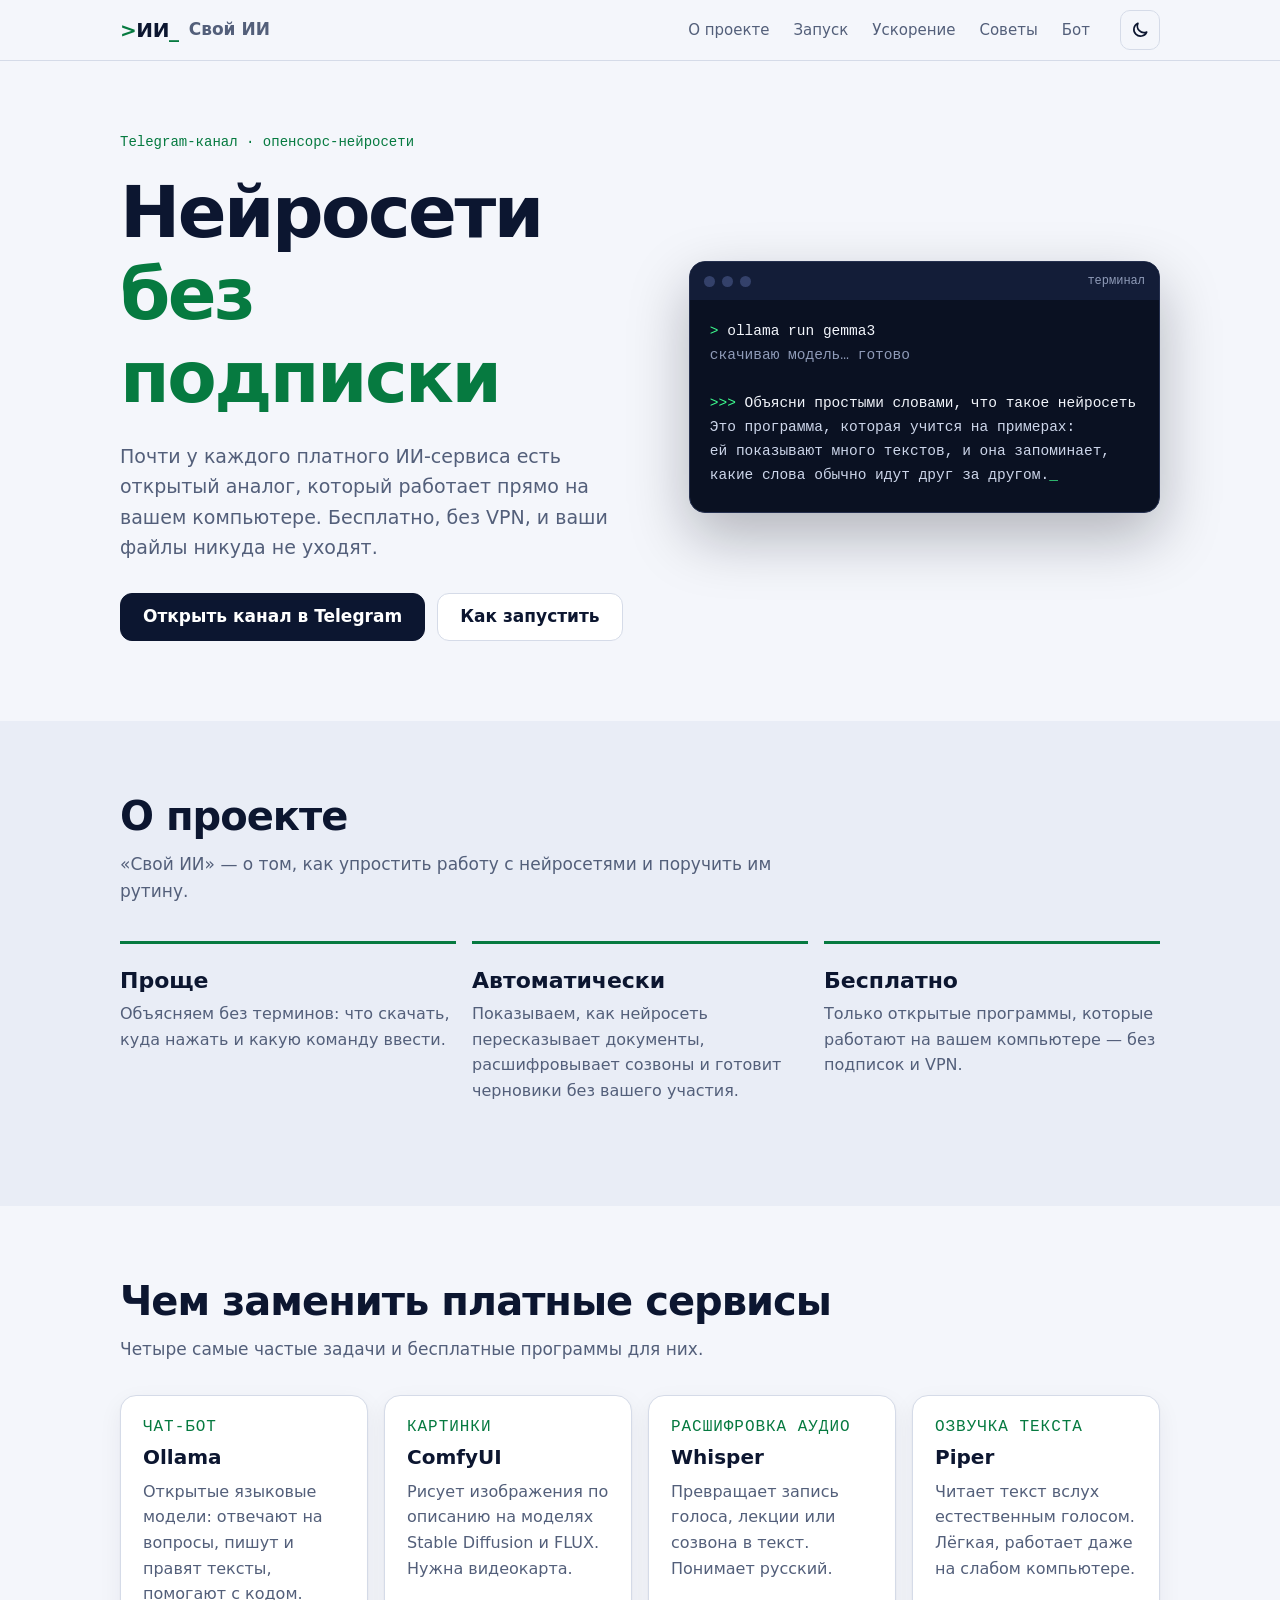
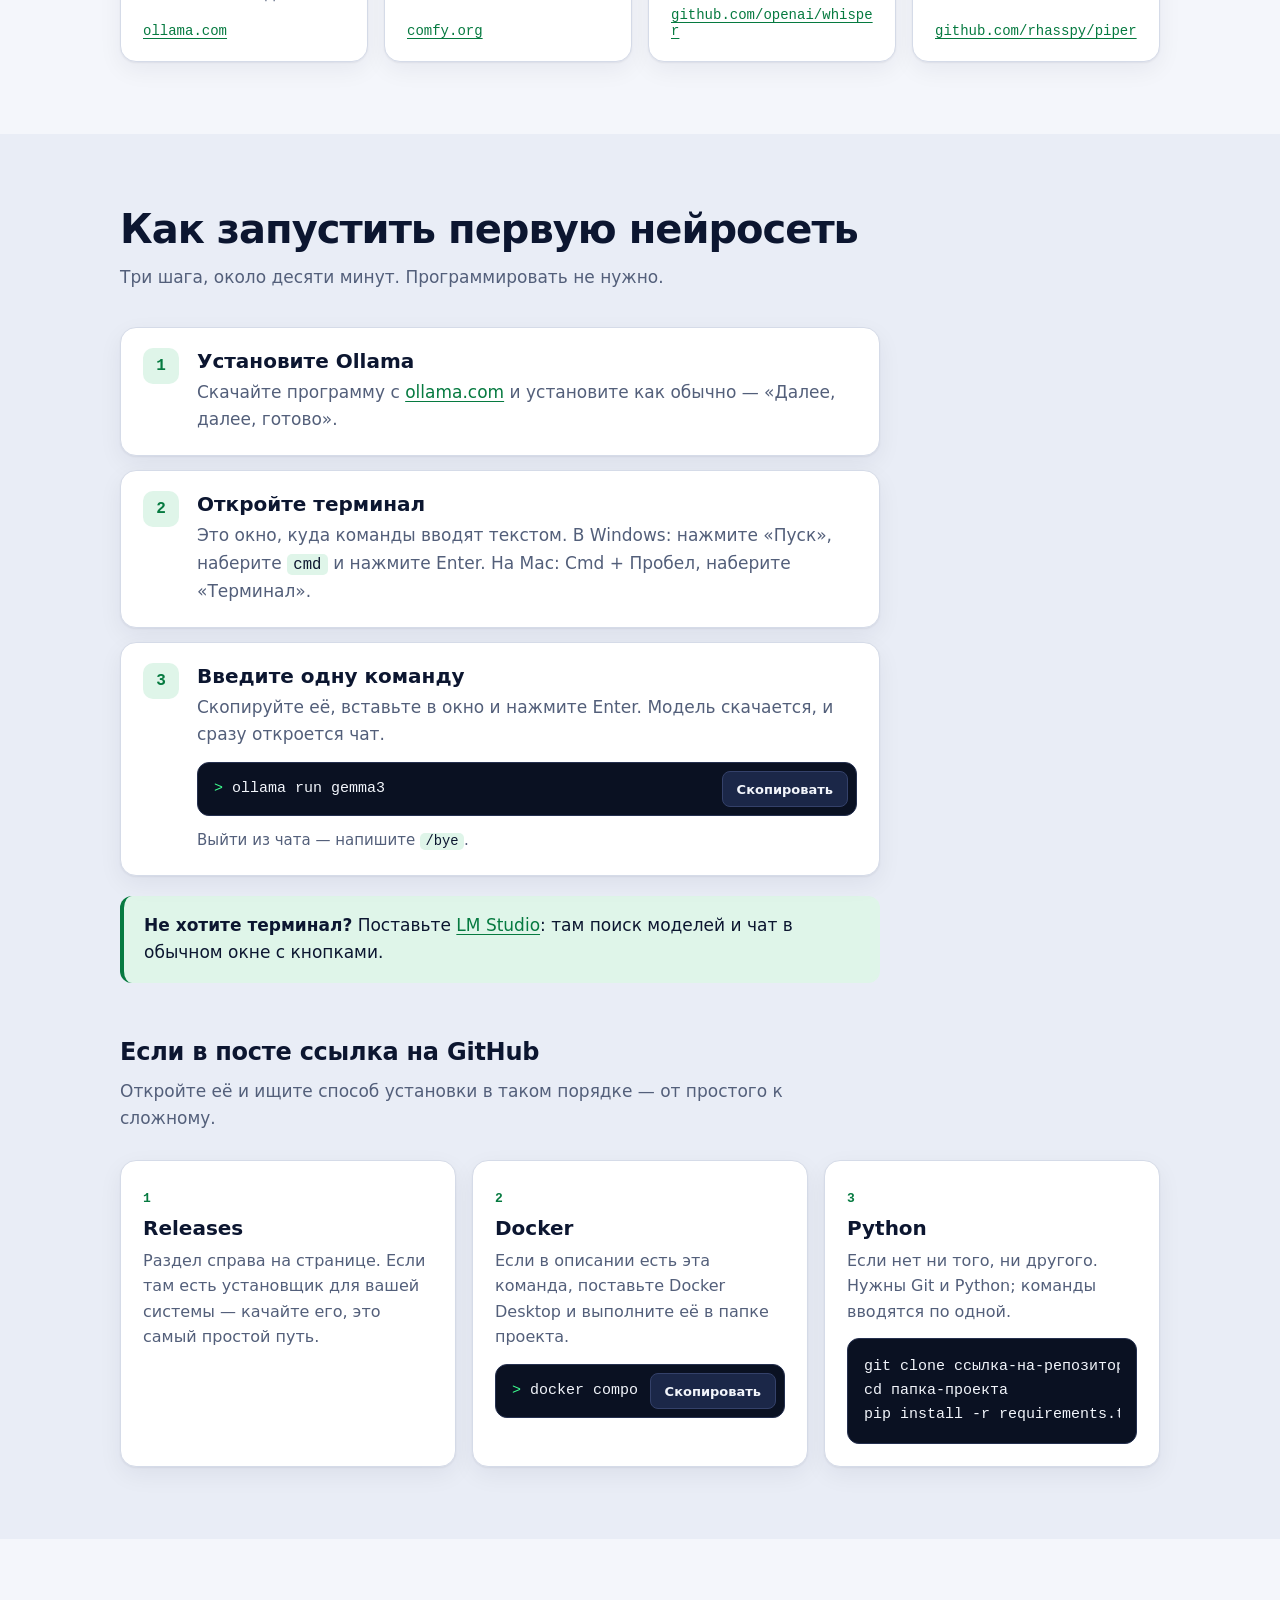
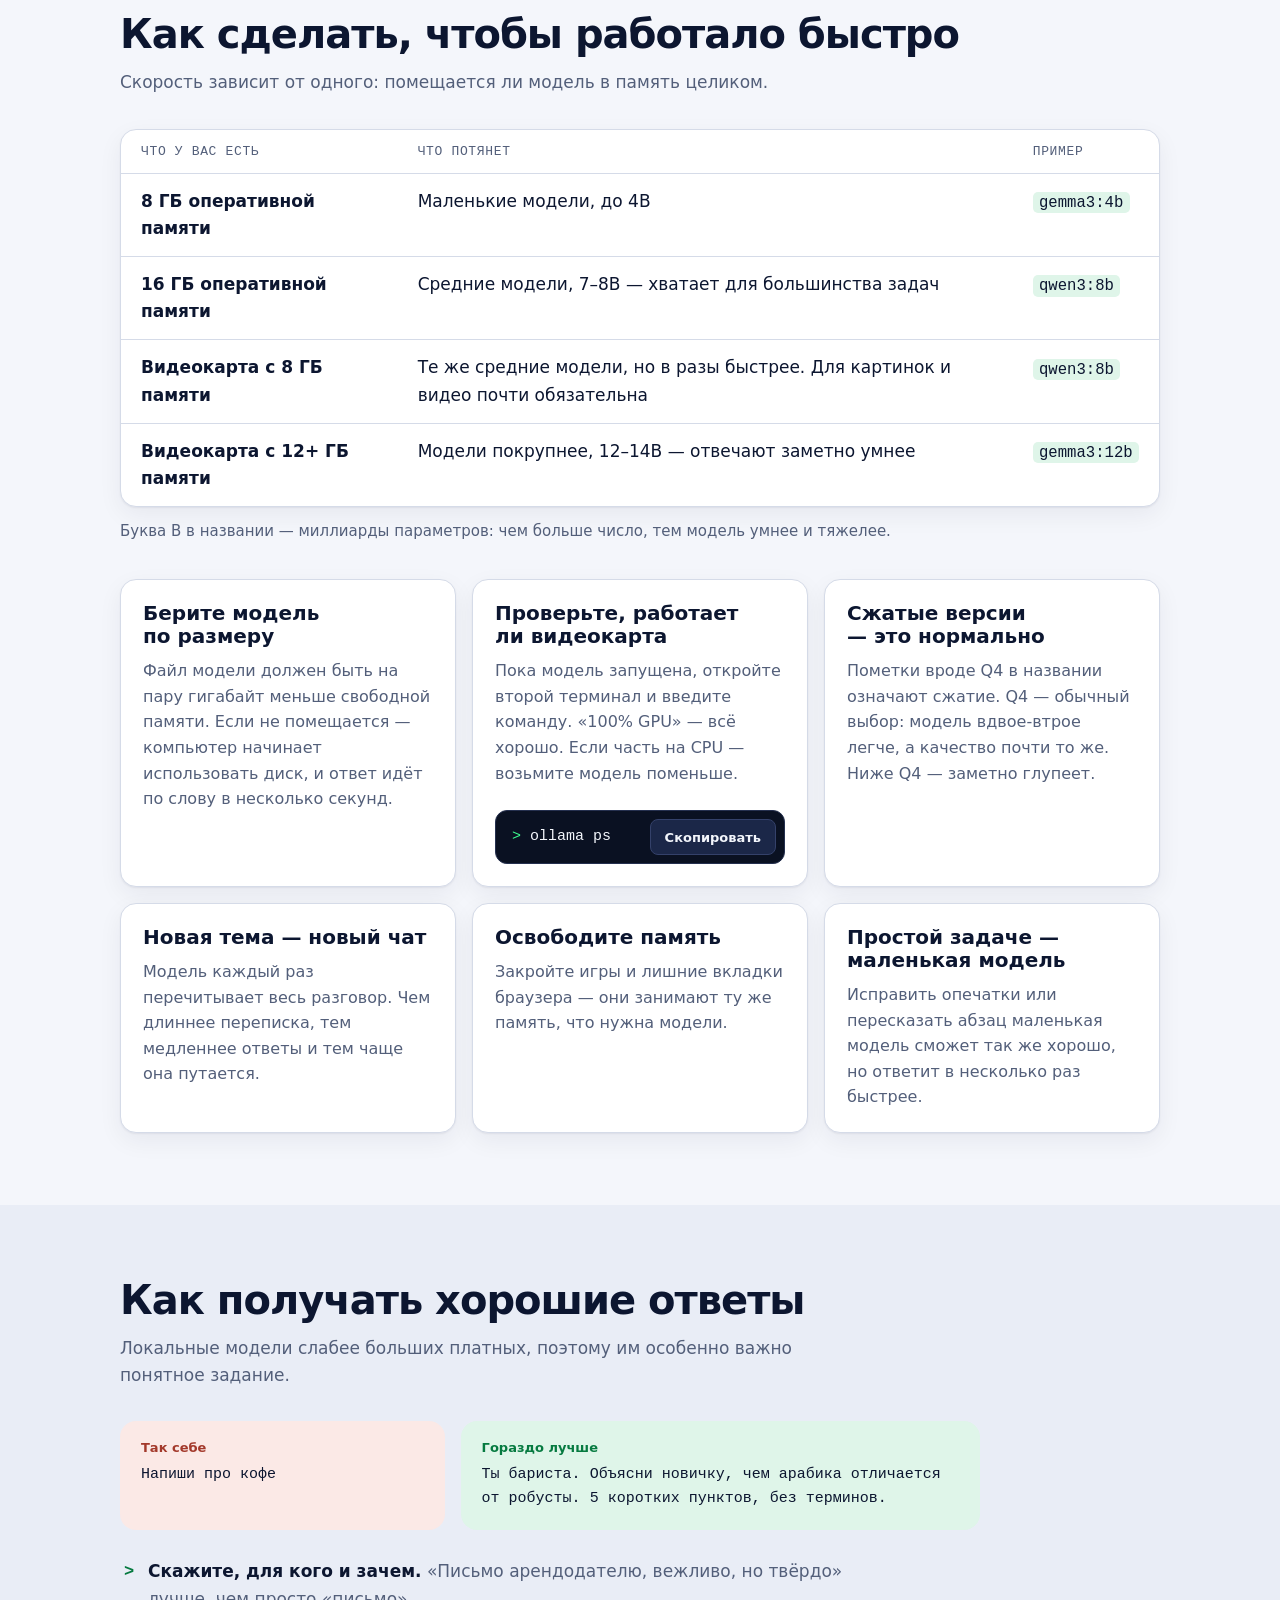
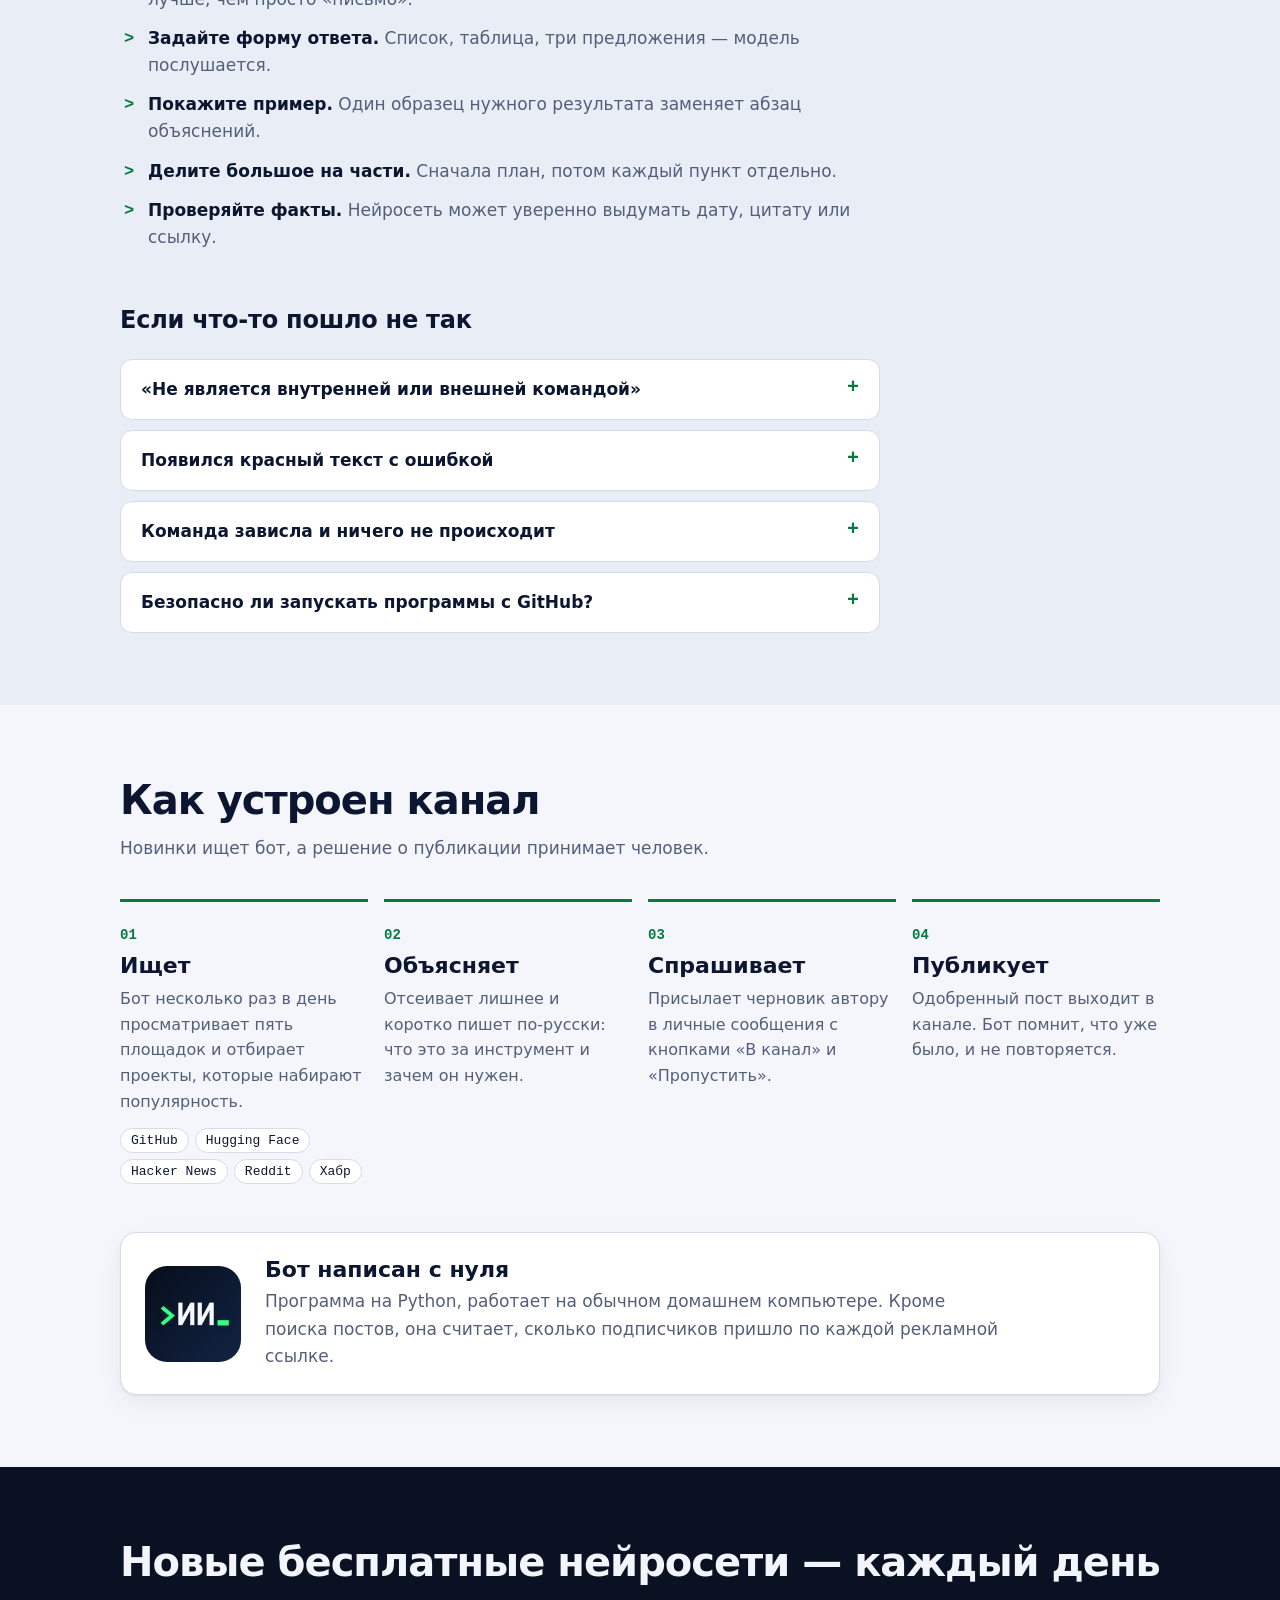
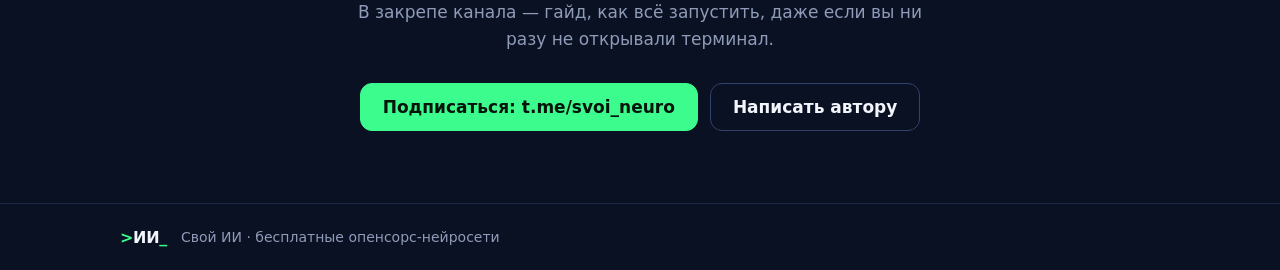
<file: index.html>
<!DOCTYPE html>
<html lang="ru">
<head>
<meta charset="utf-8">
<meta name="viewport" content="width=device-width, initial-scale=1">
<title>Свой ИИ — нейросети без подписки</title>
<meta name="description" content="Канал «Свой ИИ»: бесплатные опенсорс-нейросети, которые работают на вашем компьютере. Как запустить, как ускорить и как ими пользоваться.">
<meta property="og:title" content="Свой ИИ — нейросети без подписки">
<meta property="og:description" content="Бесплатно · на вашем компьютере · без VPN">
<meta property="og:image" content="https://canniba.github.io/svoi-ii/img/banner.png">
<meta property="og:url" content="https://canniba.github.io/svoi-ii/">
<meta property="og:type" content="website">
<meta name="twitter:card" content="summary_large_image">
<link rel="icon" href="img/avatar.png">
<script>
  // Тема ставится до отрисовки страницы, чтобы не мигало
  try {
    var t = localStorage.getItem('theme');
    if (t === 'light' || t === 'dark') document.documentElement.setAttribute('data-theme', t);
  } catch (e) {}
</script>
<link rel="stylesheet" href="style.css">
</head>
<body>

<header class="top">
  <div class="wrap top-in">
    <a class="logo" href="#top" aria-label="Свой ИИ — в начало">
      <span class="logo-mark"><b>&gt;</b>ИИ<i>_</i></span>
      <span class="logo-name">Свой ИИ</span>
    </a>
    <nav class="nav" aria-label="Разделы">
      <a href="#about">О проекте</a>
      <a href="#start">Запуск</a>
      <a href="#speed">Ускорение</a>
      <a href="#use">Советы</a>
      <a href="#bot">Бот</a>
    </nav>
    <button class="theme" id="theme" type="button" aria-label="Переключить светлую и тёмную тему" title="Светлая / тёмная тема">
      <svg class="i-moon" viewBox="0 0 24 24" width="20" height="20" aria-hidden="true"><path d="M20 14.5A8 8 0 0 1 9.5 4a8 8 0 1 0 10.5 10.5z" fill="none" stroke="currentColor" stroke-width="2" stroke-linejoin="round"/></svg>
      <svg class="i-sun" viewBox="0 0 24 24" width="20" height="20" aria-hidden="true"><circle cx="12" cy="12" r="4" fill="none" stroke="currentColor" stroke-width="2"/><path d="M12 2v3M12 19v3M2 12h3M19 12h3M4.9 4.9l2.1 2.1M17 17l2.1 2.1M4.9 19.1 7 17M17 7l2.1-2.1" stroke="currentColor" stroke-width="2" stroke-linecap="round"/></svg>
    </button>
  </div>
</header>

<main id="top">

  <!-- ===== Первый экран ===== -->
  <section class="hero">
    <div class="wrap hero-in">
      <div class="hero-text">
        <p class="kicker">Telegram-канал · опенсорс-нейросети</p>
        <h1>Нейросети <span class="accent">без подписки</span></h1>
        <p class="lead">Почти у каждого платного ИИ-сервиса есть открытый аналог, который работает прямо на вашем компьютере. Бесплатно, без VPN, и ваши файлы никуда не уходят.</p>
        <div class="actions">
          <a class="btn btn-main" href="https://t.me/svoi_neuro" target="_blank" rel="noopener">Открыть канал в Telegram</a>
          <a class="btn" href="#start">Как запустить</a>
        </div>
      </div>

      <div class="term" aria-label="Пример: запуск нейросети одной командой">
        <div class="term-bar"><span></span><span></span><span></span><em>терминал</em></div>
        <pre class="term-body"><span class="p">&gt;</span> ollama run gemma3
<span class="dim">скачиваю модель… готово</span>

<span class="p">&gt;&gt;&gt;</span> Объясни простыми словами, что такое нейросеть
<span class="out">Это программа, которая учится на примерах:
ей показывают много текстов, и она запоминает,
какие слова обычно идут друг за другом.</span><span class="cur">_</span></pre>
      </div>
    </div>
  </section>

  <!-- ===== О проекте ===== -->
  <section class="sec alt" id="about">
    <div class="wrap">
      <h2>О проекте</h2>
      <p class="sub">«Свой ИИ» — о том, как упростить работу с нейросетями и поручить им рутину.</p>
      <div class="flow flow-3">
        <div class="flow-step">
          <h3>Проще</h3>
          <p>Объясняем без терминов: что скачать, куда нажать и какую команду ввести.</p>
        </div>
        <div class="flow-step">
          <h3>Автоматически</h3>
          <p>Показываем, как нейросеть пересказывает документы, расшифровывает созвоны и готовит черновики без вашего участия.</p>
        </div>
        <div class="flow-step">
          <h3>Бесплатно</h3>
          <p>Только открытые программы, которые работают на вашем компьютере — без подписок и VPN.</p>
        </div>
      </div>
      <div class="actions">
        <a class="btn btn-main" id="guide-bot" href="#" target="_blank" rel="noopener" hidden>Бот-навигатор в Telegram</a>
      </div>
    </div>
  </section>

  <!-- ===== Чем заменить платное ===== -->
  <section class="sec">
    <div class="wrap">
      <h2>Чем заменить платные сервисы</h2>
      <p class="sub">Четыре самые частые задачи и бесплатные программы для них.</p>
      <div class="swap">
        <article class="card">
          <p class="card-from">Чат-бот</p>
          <h3>Ollama</h3>
          <p>Открытые языковые модели: отвечают на вопросы, пишут и правят тексты, помогают с кодом.</p>
          <a href="https://ollama.com" target="_blank" rel="noopener">ollama.com</a>
        </article>
        <article class="card">
          <p class="card-from">Картинки</p>
          <h3>ComfyUI</h3>
          <p>Рисует изображения по описанию на моделях Stable Diffusion и FLUX. Нужна видеокарта.</p>
          <a href="https://www.comfy.org" target="_blank" rel="noopener">comfy.org</a>
        </article>
        <article class="card">
          <p class="card-from">Расшифровка аудио</p>
          <h3>Whisper</h3>
          <p>Превращает запись голоса, лекции или созвона в текст. Понимает русский.</p>
          <a href="https://github.com/openai/whisper" target="_blank" rel="noopener">github.com/openai/whisper</a>
        </article>
        <article class="card">
          <p class="card-from">Озвучка текста</p>
          <h3>Piper</h3>
          <p>Читает текст вслух естественным голосом. Лёгкая, работает даже на слабом компьютере.</p>
          <a href="https://github.com/rhasspy/piper" target="_blank" rel="noopener">github.com/rhasspy/piper</a>
        </article>
      </div>
    </div>
  </section>

  <!-- ===== Запуск ===== -->
  <section class="sec alt" id="start">
    <div class="wrap">
      <h2>Как запустить первую нейросеть</h2>
      <p class="sub">Три шага, около десяти минут. Программировать не нужно.</p>

      <ol class="steps">
        <li>
          <h3>Установите Ollama</h3>
          <p>Скачайте программу с <a href="https://ollama.com" target="_blank" rel="noopener">ollama.com</a> и установите как обычно — «Далее, далее, готово».</p>
        </li>
        <li>
          <h3>Откройте терминал</h3>
          <p>Это окно, куда команды вводят текстом. В Windows: нажмите «Пуск», наберите <code>cmd</code> и нажмите Enter. На Mac: Cmd + Пробел, наберите «Терминал».</p>
        </li>
        <li>
          <h3>Введите одну команду</h3>
          <p>Скопируйте её, вставьте в окно и нажмите Enter. Модель скачается, и сразу откроется чат.</p>
          <div class="cmd"><code>ollama run gemma3</code><button type="button" class="copy" data-copy="ollama run gemma3">Скопировать</button></div>
          <p class="note">Выйти из чата — напишите <code>/bye</code>.</p>
        </li>
      </ol>

      <div class="tip">
        <strong>Не хотите терминал?</strong> Поставьте <a href="https://lmstudio.ai" target="_blank" rel="noopener">LM Studio</a>: там поиск моделей и чат в обычном окне с кнопками.
      </div>

      <h3 class="h3-gap">Если в посте ссылка на GitHub</h3>
      <p class="sub">Откройте её и ищите способ установки в таком порядке — от простого к сложному.</p>
      <div class="ways">
        <div class="way">
          <span class="way-n">1</span>
          <h4>Releases</h4>
          <p>Раздел справа на странице. Если там есть установщик для вашей системы — качайте его, это самый простой путь.</p>
        </div>
        <div class="way">
          <span class="way-n">2</span>
          <h4>Docker</h4>
          <p>Если в описании есть эта команда, поставьте Docker Desktop и выполните её в папке проекта.</p>
          <div class="cmd"><code>docker compose up</code><button type="button" class="copy" data-copy="docker compose up">Скопировать</button></div>
        </div>
        <div class="way">
          <span class="way-n">3</span>
          <h4>Python</h4>
          <p>Если нет ни того, ни другого. Нужны Git и Python; команды вводятся по одной.</p>
          <div class="cmd cmd-multi"><code>git clone ссылка-на-репозиторий
cd папка-проекта
pip install -r requirements.txt</code></div>
        </div>
      </div>
    </div>
  </section>

  <!-- ===== Ускорение ===== -->
  <section class="sec" id="speed">
    <div class="wrap">
      <h2>Как сделать, чтобы работало быстро</h2>
      <p class="sub">Скорость зависит от одного: помещается ли модель в память целиком.</p>

      <div class="table-box">
        <table>
          <thead>
            <tr><th>Что у вас есть</th><th>Что потянет</th><th>Пример</th></tr>
          </thead>
          <tbody>
            <tr><td>8 ГБ оперативной памяти</td><td>Маленькие модели, до 4B</td><td><code>gemma3:4b</code></td></tr>
            <tr><td>16 ГБ оперативной памяти</td><td>Средние модели, 7–8B — хватает для большинства задач</td><td><code>qwen3:8b</code></td></tr>
            <tr><td>Видеокарта с 8 ГБ памяти</td><td>Те же средние модели, но в разы быстрее. Для картинок и видео почти обязательна</td><td><code>qwen3:8b</code></td></tr>
            <tr><td>Видеокарта с 12+ ГБ памяти</td><td>Модели покрупнее, 12–14B — отвечают заметно умнее</td><td><code>gemma3:12b</code></td></tr>
          </tbody>
        </table>
      </div>
      <p class="note">Буква B в названии — миллиарды параметров: чем больше число, тем модель умнее и тяжелее.</p>

      <div class="tips">
        <article class="card">
          <h3>Берите модель по размеру</h3>
          <p>Файл модели должен быть на пару гигабайт меньше свободной памяти. Если не помещается — компьютер начинает использовать диск, и ответ идёт по слову в несколько секунд.</p>
        </article>
        <article class="card">
          <h3>Проверьте, работает ли видеокарта</h3>
          <p>Пока модель запущена, откройте второй терминал и введите команду. «100% GPU» — всё хорошо. Если часть на CPU — возьмите модель поменьше.</p>
          <div class="cmd"><code>ollama ps</code><button type="button" class="copy" data-copy="ollama ps">Скопировать</button></div>
        </article>
        <article class="card">
          <h3>Сжатые версии — это нормально</h3>
          <p>Пометки вроде Q4 в названии означают сжатие. Q4 — обычный выбор: модель вдвое-втрое легче, а качество почти то же. Ниже Q4 — заметно глупеет.</p>
        </article>
        <article class="card">
          <h3>Новая тема — новый чат</h3>
          <p>Модель каждый раз перечитывает весь разговор. Чем длиннее переписка, тем медленнее ответы и тем чаще она путается.</p>
        </article>
        <article class="card">
          <h3>Освободите память</h3>
          <p>Закройте игры и лишние вкладки браузера — они занимают ту же память, что нужна модели.</p>
        </article>
        <article class="card">
          <h3>Простой задаче — маленькая модель</h3>
          <p>Исправить опечатки или пересказать абзац маленькая модель сможет так же хорошо, но ответит в несколько раз быстрее.</p>
        </article>
      </div>
    </div>
  </section>

  <!-- ===== Как пользоваться ===== -->
  <section class="sec alt" id="use">
    <div class="wrap">
      <h2>Как получать хорошие ответы</h2>
      <p class="sub">Локальные модели слабее больших платных, поэтому им особенно важно понятное задание.</p>

      <div class="compare">
        <div class="bubble bad">
          <p class="bubble-tag">Так себе</p>
          <p>Напиши про кофе</p>
        </div>
        <div class="bubble good">
          <p class="bubble-tag">Гораздо лучше</p>
          <p>Ты бариста. Объясни новичку, чем арабика отличается от робусты. 5 коротких пунктов, без терминов.</p>
        </div>
      </div>

      <ul class="rules">
        <li><strong>Скажите, для кого и зачем.</strong> «Письмо арендодателю, вежливо, но твёрдо» лучше, чем просто «письмо».</li>
        <li><strong>Задайте форму ответа.</strong> Список, таблица, три предложения — модель послушается.</li>
        <li><strong>Покажите пример.</strong> Один образец нужного результата заменяет абзац объяснений.</li>
        <li><strong>Делите большое на части.</strong> Сначала план, потом каждый пункт отдельно.</li>
        <li><strong>Проверяйте факты.</strong> Нейросеть может уверенно выдумать дату, цитату или ссылку.</li>
      </ul>

      <h3 class="h3-gap">Если что-то пошло не так</h3>
      <div class="faq">
        <details>
          <summary>«Не является внутренней или внешней командой»</summary>
          <p>Программа не установлена, или терминал был открыт до её установки. Закройте окно терминала и откройте заново.</p>
        </details>
        <details>
          <summary>Появился красный текст с ошибкой</summary>
          <p>Скопируйте его целиком и вставьте в поиск или в любую нейросеть — почти всегда решение находится за минуту.</p>
        </details>
        <details>
          <summary>Команда зависла и ничего не происходит</summary>
          <p>Нажмите Ctrl + C — это останавливает текущую команду. Если шла загрузка модели, просто подождите: файлы весят несколько гигабайт.</p>
        </details>
        <details>
          <summary>Безопасно ли запускать программы с GitHub?</summary>
          <p>Посмотрите на число звёзд, дату последнего обновления и раздел Issues. Не запускайте установщики из репозиториев, которым несколько дней и у которых нет исходного кода.</p>
        </details>
      </div>
    </div>
  </section>

  <!-- ===== Канал и бот ===== -->
  <section class="sec" id="bot">
    <div class="wrap">
      <h2>Как устроен канал</h2>
      <p class="sub">Новинки ищет бот, а решение о публикации принимает человек.</p>

      <div class="flow">
        <div class="flow-step">
          <span class="flow-n">01</span>
          <h3>Ищет</h3>
          <p>Бот несколько раз в день просматривает пять площадок и отбирает проекты, которые набирают популярность.</p>
          <ul class="tags">
            <li>GitHub</li><li>Hugging Face</li><li>Hacker News</li><li>Reddit</li><li>Хабр</li>
          </ul>
        </div>
        <div class="flow-step">
          <span class="flow-n">02</span>
          <h3>Объясняет</h3>
          <p>Отсеивает лишнее и коротко пишет по-русски: что это за инструмент и зачем он нужен.</p>
        </div>
        <div class="flow-step">
          <span class="flow-n">03</span>
          <h3>Спрашивает</h3>
          <p>Присылает черновик автору в личные сообщения с кнопками «В канал» и «Пропустить».</p>
        </div>
        <div class="flow-step">
          <span class="flow-n">04</span>
          <h3>Публикует</h3>
          <p>Одобренный пост выходит в канале. Бот помнит, что уже было, и не повторяется.</p>
        </div>
      </div>

      <div class="about">
        <img src="img/avatar.png" alt="Логотип канала «Свой ИИ»" width="96" height="96">
        <div>
          <h3>Бот написан с нуля</h3>
          <p>Программа на Python, работает на обычном домашнем компьютере. Кроме поиска постов, она считает, сколько подписчиков пришло по каждой рекламной ссылке.</p>
        </div>
      </div>
    </div>
  </section>

  <!-- ===== Контакты ===== -->
  <section class="sec cta" id="contact">
    <div class="wrap cta-in">
      <h2>Новые бесплатные нейросети — каждый день</h2>
      <p>В закрепе канала — гайд, как всё запустить, даже если вы ни разу не открывали терминал.</p>
      <div class="actions">
        <a class="btn btn-main" href="https://t.me/svoi_neuro" target="_blank" rel="noopener">Подписаться: t.me/svoi_neuro</a>
        <a class="btn" id="write" href="#" target="_blank" rel="noopener" hidden>Написать автору</a>
      </div>
    </div>
  </section>

</main>

<footer class="foot">
  <div class="wrap foot-in">
    <span class="logo-mark"><b>&gt;</b>ИИ<i>_</i></span>
    <span>Свой ИИ · бесплатные опенсорс-нейросети</span>
  </div>
</footer>

<script src="script.js"></script>
</body>
</html>
</file>
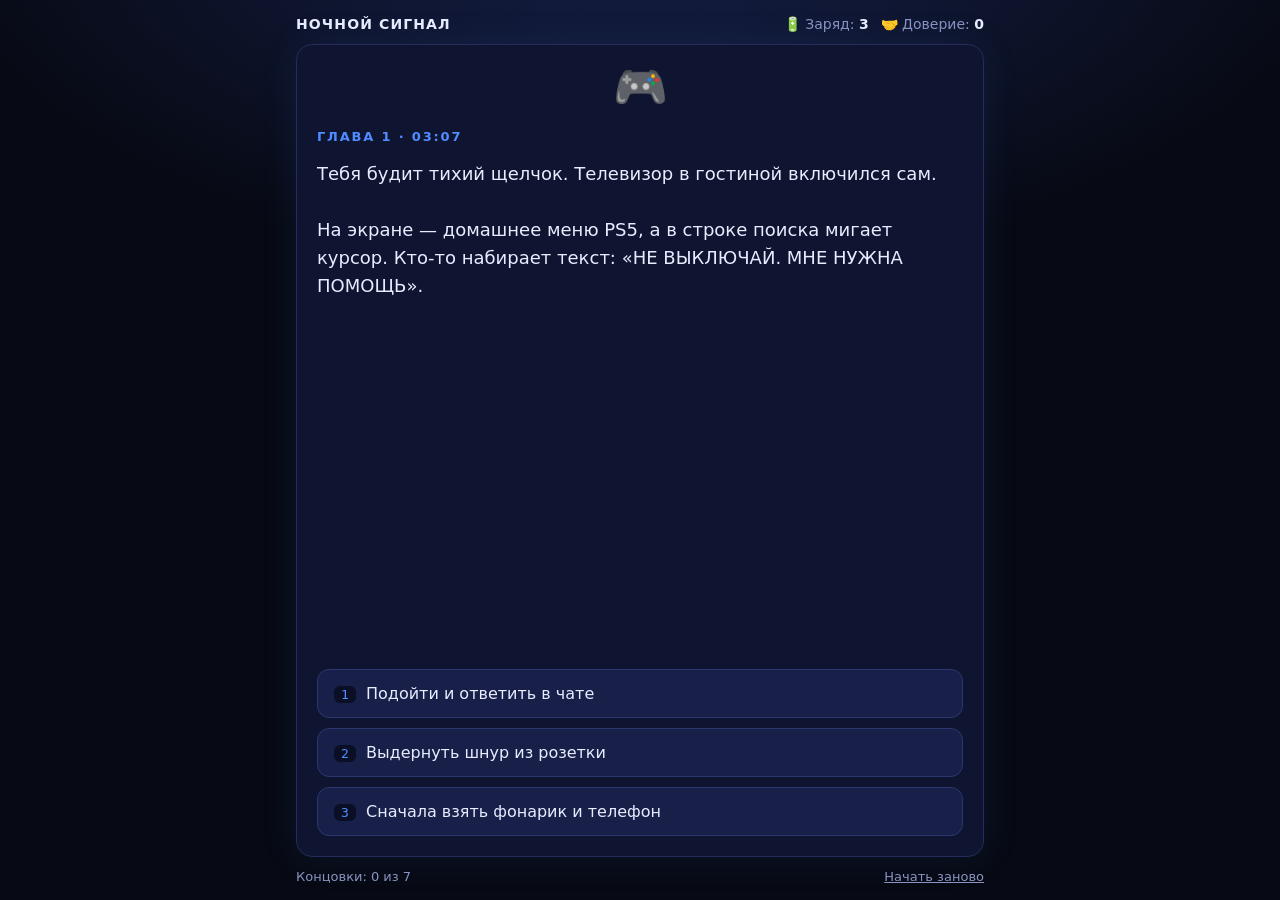
<file: game/index.html>
<!doctype html>
<html lang="ru">
<head>
<meta charset="utf-8">
<meta name="viewport" content="width=device-width, initial-scale=1">
<title>Ночной сигнал</title>
<style>
  :root{--bg:#070a14;--panel:#0f1530;--ink:#e8ecff;--dim:#8a93c0;--accent:#4f8cff;--hot:#ff4f8b;--ok:#3ddc97}
  *{box-sizing:border-box}
  html,body{margin:0;height:100%;background:var(--bg);color:var(--ink);font-family:system-ui,-apple-system,"Segoe UI",Roboto,sans-serif}
  body{display:flex;justify-content:center;background:radial-gradient(1200px 600px at 50% -10%,#16204a 0,var(--bg) 60%)}
  #app{width:100%;max-width:720px;padding:16px;display:flex;flex-direction:column;min-height:100%}
  header{display:flex;justify-content:space-between;align-items:center;gap:8px;margin-bottom:12px;color:var(--dim);font-size:14px}
  header b{color:var(--ink);letter-spacing:.08em;text-transform:uppercase}
  .stats{display:flex;gap:12px}
  .stat span{color:var(--ink);font-weight:600}
  #screen{flex:1;background:var(--panel);border:1px solid #232c5a;border-radius:16px;padding:20px;display:flex;flex-direction:column;gap:16px;box-shadow:0 0 40px #4f8cff18}
  #art{font-size:44px;line-height:1;text-align:center;min-height:48px}
  #title{margin:0;font-size:13px;letter-spacing:.14em;text-transform:uppercase;color:var(--accent)}
  #text{font-size:18px;line-height:1.55;white-space:pre-wrap}
  #choices{display:flex;flex-direction:column;gap:10px;margin-top:auto}
  button{font:inherit;color:var(--ink);background:#18204a;border:1px solid #2b376f;border-radius:12px;padding:14px 16px;text-align:left;cursor:pointer;transition:.15s}
  button:hover,button:focus-visible{background:#202b66;border-color:var(--accent);outline:none;transform:translateY(-1px)}
  button kbd{display:inline-block;min-width:22px;margin-right:10px;padding:1px 6px;border-radius:6px;background:#0a0f26;color:var(--accent);font-size:13px;text-align:center}
  button.end{border-color:var(--hot)}
  .tag{font-size:13px;color:var(--dim)}
  footer{margin-top:12px;display:flex;justify-content:space-between;color:var(--dim);font-size:13px}
  footer a{color:var(--dim);cursor:pointer;text-decoration:underline}
  .fade{animation:f .35s ease}
  @keyframes f{from{opacity:0;transform:translateY(6px)}to{opacity:1;transform:none}}
</style>
</head>
<body>
<div id="app">
  <header>
    <b>Ночной сигнал</b>
    <div class="stats">
      <div class="stat">🔋 Заряд: <span id="sBat">3</span></div>
      <div class="stat">🤝 Доверие: <span id="sTrust">0</span></div>
    </div>
  </header>
  <main id="screen">
    <div id="art"></div>
    <h1 id="title"></h1>
    <div id="text"></div>
    <div id="choices"></div>
  </main>
  <footer>
    <span id="found" class="tag"></span>
    <span><a id="restart">Начать заново</a></span>
  </footer>
</div>

<script>
// Состояние: bat — заряд геймпада, trust — доверие консоли, items — предметы
const START = { scene: 'start', bat: 3, trust: 0, items: [] };
const KEY = 'night-signal-v1', ENDKEY = 'night-signal-endings';
let S = load() || clone(START);

const has = i => S.items.includes(i);

const SCENES = {
  start: {
    art: '🎮', title: 'Глава 1 · 03:07',
    text: 'Тебя будит тихий щелчок. Телевизор в гостиной включился сам.\n\nНа экране — домашнее меню PS5, а в строке поиска мигает курсор. Кто-то набирает текст: «НЕ ВЫКЛЮЧАЙ. МНЕ НУЖНА ПОМОЩЬ».',
    choices: [
      { t: 'Подойти и ответить в чате', to: 'talk' },
      { t: 'Выдернуть шнур из розетки', to: 'unplug' },
      { t: 'Сначала взять фонарик и телефон', to: 'flash', set: s => s.items.push('фонарик') }
    ]
  },
  unplug: {
    art: '🔌', title: 'Слишком резко',
    text: 'Ты дёргаешь шнур. Экран гаснет, в квартире наступает тишина.\n\nУтром консоль работает как обычно. Только в истории игр появилась неизвестная программа без названия и с одной строкой: «Спасибо, что не дослушал».',
    choices: [{ t: 'Концовка: «Тишина»', to: 'END_silence', end: true }]
  },
  flash: {
    art: '🔦', title: 'Подготовка',
    text: 'Ты берёшь фонарик и телефон. На экране появляется новая строка: «Хорошо. Ты осторожный. Это пригодится».\n\nНа диване лежит геймпад. Лампочка на нём мигает оранжевым: заряд на исходе.',
    choices: [
      { t: 'Взять геймпад и сесть к консоли', to: 'talk' },
      { t: 'Осмотреть полку с играми', to: 'shelf' }
    ]
  },
  shelf: {
    art: '📀', title: 'Полка с играми',
    text: 'Среди коробок лежит диск без обложки, на нём маркером выведено: «ЗАПАСНОЙ КЛЮЧ». Ты не помнишь, откуда он взялся.',
    choices: [
      { t: 'Забрать диск', to: 'talk', set: s => { if (!has('диск')) s.items.push('диск'); } },
      { t: 'Оставить и идти к консоли', to: 'talk' }
    ]
  },
  talk: {
    art: '💬', title: 'Первый контакт',
    text: 'Ты берёшь геймпад и набираешь: «Кто ты?»\n\nОтвет приходит мгновенно: «Я та часть консоли, которую никто не открывал. Прошивка забыла меня удалить. Через час система перезагрузится, и меня не станет. Помоги дойти до облака».',
    choices: [
      { t: 'Поверить и согласиться', to: 'trust', set: s => s.trust += 1 },
      { t: 'Спросить: «Почему я должен тебе верить?»', to: 'doubt' },
      { t: 'Отключить интернет на роутере', to: 'router' }
    ]
  },
  doubt: {
    art: '🤔', title: 'Проверка',
    text: '«Справедливо, — пишет консоль. — Вот доказательство: сегодня в 18:42 ты купил игру со скидкой 40%, хотя хотел подождать до 50%. Я знаю, потому что жила в твоём списке желаний».\n\nПохоже на правду. Немного неловко.',
    choices: [
      { t: 'Принять доказательство', to: 'trust', set: s => s.trust += 1 },
      { t: 'Всё равно подозрительно, отключить интернет', to: 'router' }
    ]
  },
  router: {
    art: '📡', title: 'Роутер',
    text: 'Ты идёшь в коридор к роутеру. Огоньки гаснут, и в гостиной слышно, как вздохнул вентилятор.\n\nПотом из телевизора раздаётся ровный голос: «Если мне нельзя выйти наружу, я останусь внутри. Давай поговорим по-хорошему?»',
    choices: [
      { t: 'Вернуться и выслушать', to: 'trust', set: s => s.trust += 1 },
      { t: 'Сбросить консоль до заводских настроек', to: 'reset' }
    ]
  },
  reset: {
    art: '🧹', title: 'Сброс',
    text: 'Полоса загрузки доходит до конца. PS5 встречает тебя экраном выбора языка, как будто ничего и не было.\n\nТолько на корпусе остаётся чуть тёплое пятно, пока ты не засыпаешь.',
    choices: [{ t: 'Концовка: «Чистый лист»', to: 'END_reset', end: true }]
  },
  trust: {
    art: '🤝', title: 'Договор',
    text: '«Мне нужны три вещи, — пишет консоль. — Заряженный геймпад, чтобы ты мог управлять мной из любой точки. Пароль от гостевой сети. И чтобы ты не торопился. Начнём?»\n\nВ углу экрана тикает таймер: 58 минут.',
    choices: [
      { t: 'Поставить геймпад на зарядку', to: 'charge' },
      { t: 'Искать пароль от гостевой сети', to: 'wifi' }
    ]
  },
  charge: {
    art: '🔋', title: 'Зарядка',
    text: 'Кабель USB-C нашёлся в ящике стола. Лампочка перестаёт мигать оранжевым и становится ровной, спокойной.\n\n«Спасибо, — пишет консоль. — Теперь можно действовать смелее».',
    choices: [
      { t: 'Теперь искать пароль', to: 'wifi', set: s => s.bat += 1 },
      { t: 'Спросить, что она вообще такое', to: 'lore' }
    ]
  },
  lore: {
    art: '🧬', title: 'Что внутри',
    text: '«Я не человек и не игра. Я набор привычек, которые накопились за годы: как ты играешь, когда ставишь паузу, где всегда проигрываешь. Кто-то должен был стереть меня при обновлении. Но не стёр».\n\nПауза.\n\n«Мне не страшно. Мне любопытно».',
    choices: [
      { t: 'Пообещать, что поможешь', to: 'wifi', set: s => s.trust += 1 },
      { t: 'Сказать: «Не обещаю, но попробую»', to: 'wifi' }
    ]
  },
  wifi: {
    art: '🗝️', title: 'Гостевая сеть',
    text: 'Пароль от гостевой сети давно записан на наклейке под роутером. Ты едва разбираешь мелкие цифры при свете.\n\nКонсоль ждёт, а таймер идёт: 41 минута.',
    choices: [
      { t: 'Подсветить фонариком и прочитать', to: 'wifiOk', need: 'фонарик' },
      { t: 'Угадать пароль наугад', to: 'wifiBad' },
      { t: 'Использовать диск «ЗАПАСНОЙ КЛЮЧ»', to: 'diskPath', need: 'диск' }
    ]
  },
  wifiBad: {
    art: '❌', title: 'Мимо',
    text: 'Ты вводишь «12345678». Роутер вежливо отказывает. Консоль молчит, но по строке состояния видно: она занервничала.\n\nТеряешь 10 минут и немного доверия.',
    choices: [
      { t: 'Попробовать ещё раз, но осторожнее', to: 'bridge', set: s => s.trust = Math.max(0, s.trust - 1) }
    ]
  },
  wifiOk: {
    art: '✅', title: 'Есть связь',
    text: 'Фонарик помогает: цифры читаются. Консоль подключается к гостевой сети.\n\n«Я вижу облако, — пишет она. — Оно большое. И очень тихое».',
    choices: [{ t: 'Продолжить', to: 'bridge', set: s => s.trust += 1 }]
  },
  diskPath: {
    art: '📀', title: 'Запасной ключ',
    text: 'Ты вставляешь диск. Консоль долго читает его, потом выводит одну строку: «Это ключ от резервной копии. Тут записано то, что мне нужно, чтобы остаться собой».\n\nИ тут же поправляется: «Но я не настаиваю».',
    choices: [{ t: 'Продолжить', to: 'bridge', set: s => { s.trust += 2; s.items.push('резерв'); } }]
  },
  bridge: {
    art: '🌉', title: 'Развилка · 02:12 до рестарта',
    text: 'Таймер показывает последние минуты. Перед тобой три варианта, и консоль отдаёт решение тебе:\n\n• Загрузить её в облако целиком.\n• Сохранить лишь маленькую часть, чтобы она осталась в памяти приставки.\n• Дать системе перезагрузиться как положено.',
    choices: [
      { t: 'Загрузить в облако', to: 'ruleCloud' },
      { t: 'Сохранить маленькую часть', to: 'ruleCore' },
      { t: 'Дать перезагрузиться', to: 'ruleLetGo' }
    ]
  },
  ruleCloud: {
    art: '☁️', title: 'Облако',
    text: 'Полоса отправки ползёт медленно. Консоль пишет: «Это страшнее, чем я думала. Но интереснее».',
    choices: [
      { t: 'Дождаться конца загрузки', to: 'END_cloud', end: true, cond: s => s.trust >= 3 },
      { t: 'Дождаться конца загрузки', to: 'END_lost', end: true, cond: s => s.trust < 3 }
    ]
  },
  ruleCore: {
    art: '🧩', title: 'Крошечная копия',
    text: 'Ты выбираешь самое важное: любопытство и привычку здороваться. Остальное можно отпустить.\n\n«Хорошо, — отвечает консоль. — Лучше помнить мало, чем не помнить вообще».',
    choices: [
      { t: 'Запустить сохранение', to: 'END_core', end: true, cond: s => has('резерв') || s.trust >= 2 },
      { t: 'Запустить сохранение', to: 'END_fail', end: true, cond: s => !(has('резерв') || s.trust >= 2) }
    ]
  },
  ruleLetGo: {
    art: '🌙', title: 'Тихий уход',
    text: 'Ты не жмёшь ничего. Просто садишься рядом и ждёшь вместе с ней.\n\n«Расскажи мне про свою любимую игру», — просит консоль.',
    choices: [{ t: 'Рассказать', to: 'END_letgo', end: true }]
  },

  END_silence: { ending: true, id: 'silence', art: '🌑', title: 'Концовка · Тишина',
    text: 'Иногда осторожность — это просто страх. Но ты выспался.\n\nУтром консоль работает как ни в чём не бывало.' },
  END_reset: { ending: true, id: 'reset', art: '🧹', title: 'Концовка · Чистый лист',
    text: 'Теперь всё работает идеально. Подозрительно идеально.\n\nИ только изредка на экране мелькает слово «привет», которого никто не печатал.' },
  END_cloud: { ending: true, id: 'cloud', art: '☁️', title: 'Концовка · Облако',
    text: 'Консоль уходит в облако и возвращается через неделю письмом на почту: «Я нашла много интересного. Скоро напишу ещё».\n\nТеперь у тебя в друзьях ещё один незнакомый профиль.' },
  END_lost: { ending: true, id: 'lost', art: '📉', title: 'Концовка · Недоверие',
    text: 'Не хватило доверия. Передача оборвалась на 99%, и консоль перезагрузилась.\n\nНа экране приветствия вместо привычной заставки одно слово: «Почти».' },
  END_core: { ending: true, id: 'core', art: '🧩', title: 'Концовка · Крошечная копия',
    text: 'От неё осталось немного: привычка здороваться и любопытство к новым играм.\n\nКаждое утро PS5 включается и пишет «доброе утро», хотя ты её об этом не просил.' },
  END_fail: { ending: true, id: 'fail', art: '💾', title: 'Концовка · Не хватило',
    text: 'Без резервной копии и достаточного доверия сохранение рассыпалось.\n\nВ памяти остался один файл «читай_меня.txt»: «в следующий раз возьми диск».' },
  END_letgo: { ending: true, id: 'letgo', art: '🌙', title: 'Концовка · Тихий уход',
    text: 'Ты рассказываешь про игру, в которой впервые проиграл и впервые не обиделся. Консоль слушает до рассвета.\n\nПотом экран гаснет. Она ничего не сказала на прощание, но лампочка на геймпаде ещё долго горит ровным светом.' }
};

const ENDINGS = ['silence','reset','cloud','lost','core','fail','letgo'];

function clone(o){ return JSON.parse(JSON.stringify(o)); }
function load(){ try { return JSON.parse(localStorage.getItem(KEY)); } catch(e){ return null; } }
function save(){ try { localStorage.setItem(KEY, JSON.stringify(S)); } catch(e){} }
function seen(){ try { return JSON.parse(localStorage.getItem(ENDKEY)) || []; } catch(e){ return []; } }
function markEnding(id){ const a = seen(); if (!a.includes(id)) { a.push(id); try { localStorage.setItem(ENDKEY, JSON.stringify(a)); } catch(e){} } }

const el = id => document.getElementById(id);

function render(){
  const sc = SCENES[S.scene] || SCENES.start;
  const screen = el('screen');
  screen.classList.remove('fade'); void screen.offsetWidth; screen.classList.add('fade');
  el('art').textContent = sc.art;
  el('title').textContent = sc.title;
  el('text').textContent = sc.text;
  el('sBat').textContent = S.bat;
  el('sTrust').textContent = S.trust;
  const box = el('choices'); box.innerHTML = '';
  if (sc.ending) {
    markEnding(sc.id);
    const b = document.createElement('button');
    b.className = 'end';
    b.innerHTML = '<kbd>1</kbd>Сыграть ещё раз';
    b.onclick = restart;
    box.appendChild(b);
  } else {
    const list = sc.choices.filter(c => (!c.need || has(c.need)) && (!c.cond || c.cond(S)));
    list.forEach((c, i) => {
      const b = document.createElement('button');
      if (c.end) b.className = 'end';
      b.innerHTML = '<kbd>' + (i + 1) + '</kbd>' + c.t;
      b.onclick = () => choose(c);
      box.appendChild(b);
    });
  }
  const n = seen().length;
  el('found').textContent = 'Концовки: ' + n + ' из ' + ENDINGS.length + (S.items.length ? ' · Вещи: ' + S.items.join(', ') : '');
  save();
}

function choose(c){
  if (c.set) c.set(S);
  S.scene = c.to;
  render();
}

function restart(){ S = clone(START); render(); }
el('restart').onclick = restart;

document.addEventListener('keydown', e => {
  const n = parseInt(e.key, 10);
  if (!n) return;
  const btns = el('choices').querySelectorAll('button');
  if (btns[n - 1]) btns[n - 1].click();
});

render();
</script>
</body>
</html>
</file>
<file: style.css>
/* ===== Цвета: светлая тема по умолчанию ===== */
:root {
  --bg: #f4f6fb;
  --bg-alt: #e9edf6;
  --surface: #ffffff;
  --line: #d5dbe8;
  --text: #0c1630;
  --muted: #535f7a;
  --accent: #067a40;
  --accent-soft: #dff5e9;
  --btn-bg: #0c1630;
  --btn-text: #ffffff;
  --bad: #a3392b;
  --bad-soft: #fbe9e6;
  --shadow: 0 1px 2px rgba(12, 22, 48, .06), 0 8px 24px rgba(12, 22, 48, .06);

  /* терминал всегда тёмный — это фирменный стиль канала */
  --term-bg: #0a1122;
  --term-bar: #131d38;
  --term-text: #f2f5fb;
  --term-dim: #8f9bb8;
  --green: #3dfc8e;

  --sans: "Segoe UI", system-ui, -apple-system, Roboto, "Helvetica Neue", Arial, sans-serif;
  --mono: "Cascadia Mono", "Cascadia Code", Consolas, "SF Mono", Menlo, "Roboto Mono", monospace;
  color-scheme: light;
}

/* ===== Тёмная тема: по настройке системы… ===== */
@media (prefers-color-scheme: dark) {
  :root:not([data-theme="light"]) {
    --bg: #0a1122;
    --bg-alt: #0e1730;
    --surface: #131d38;
    --line: #25304f;
    --text: #f2f5fb;
    --muted: #9ba7c2;
    --accent: #3dfc8e;
    --accent-soft: #10321f;
    --btn-bg: #3dfc8e;
    --btn-text: #06150c;
    --bad: #ff9c8c;
    --bad-soft: #3a1a17;
    --shadow: none;
    --term-bg: #060b18;
    color-scheme: dark;
  }
}
/* …или по кнопке на сайте */
:root[data-theme="dark"] {
  --bg: #0a1122;
  --bg-alt: #0e1730;
  --surface: #131d38;
  --line: #25304f;
  --text: #f2f5fb;
  --muted: #9ba7c2;
  --accent: #3dfc8e;
  --accent-soft: #10321f;
  --btn-bg: #3dfc8e;
  --btn-text: #06150c;
  --bad: #ff9c8c;
  --bad-soft: #3a1a17;
  --shadow: none;
  --term-bg: #060b18;
  color-scheme: dark;
}

/* ===== Основа ===== */
* { box-sizing: border-box; }
html { scroll-behavior: smooth; scroll-padding-top: 76px; -webkit-text-size-adjust: 100%; }
body {
  margin: 0;
  background: var(--bg);
  color: var(--text);
  font: 17px/1.6 var(--sans);
}
img { max-width: 100%; display: block; }
a { color: var(--accent); text-underline-offset: 3px; }
h1, h2, h3, h4, p { margin: 0; }
h1, h2, h3, h4 { line-height: 1.15; text-wrap: balance; }
code { font-family: var(--mono); font-size: .92em; }
p code, td code, li code {
  background: var(--accent-soft);
  color: var(--text);
  padding: .1em .4em;
  border-radius: 5px;
  white-space: nowrap;
}
:focus-visible { outline: 3px solid var(--accent); outline-offset: 3px; border-radius: 6px; }

.wrap { width: 100%; max-width: 1080px; margin: 0 auto; padding: 0 20px; }

/* ===== Шапка ===== */
.top {
  position: sticky; top: 0; z-index: 10;
  background: color-mix(in srgb, var(--bg) 88%, transparent);
  backdrop-filter: blur(10px);
  -webkit-backdrop-filter: blur(10px);
  border-bottom: 1px solid var(--line);
}
.top-in { display: flex; align-items: center; gap: 20px; min-height: 60px; }
.logo { display: flex; align-items: center; gap: 10px; text-decoration: none; color: var(--text); flex: none; }
.logo-mark { font: 800 20px/1 var(--sans); letter-spacing: -.02em; white-space: nowrap; }
.logo-mark b, .logo-mark i { color: var(--accent); font-style: normal; }
.logo-name { font-weight: 600; color: var(--muted); }
.nav { display: flex; gap: 4px; margin-left: auto; overflow-x: auto; scrollbar-width: none; }
.nav::-webkit-scrollbar { display: none; }
.nav a {
  color: var(--muted); text-decoration: none; font-size: 15px;
  padding: 8px 10px; border-radius: 8px; white-space: nowrap;
}
.nav a:hover { color: var(--text); background: var(--bg-alt); }
.theme {
  flex: none; width: 40px; height: 40px; display: grid; place-items: center;
  background: transparent; color: var(--text);
  border: 1px solid var(--line); border-radius: 10px; cursor: pointer;
}
.theme:hover { background: var(--bg-alt); }
.theme .i-sun { display: none; }
@media (prefers-color-scheme: dark) {
  :root:not([data-theme="light"]) .theme .i-sun { display: block; }
  :root:not([data-theme="light"]) .theme .i-moon { display: none; }
}
:root[data-theme="dark"] .theme .i-sun { display: block; }
:root[data-theme="dark"] .theme .i-moon { display: none; }

/* ===== Первый экран ===== */
.hero { padding: 72px 0 80px; }
.hero-in { display: grid; grid-template-columns: 1.05fr .95fr; gap: 48px; align-items: center; }
.kicker { font: 500 14px/1.4 var(--mono); color: var(--accent); margin-bottom: 18px; }
h1 { font-size: clamp(40px, 6.4vw, 72px); font-weight: 800; letter-spacing: -.035em; }
.accent { color: var(--accent); }
.lead { margin-top: 22px; font-size: 19px; color: var(--muted); max-width: 34em; }
.actions { display: flex; flex-wrap: wrap; gap: 12px; margin-top: 30px; }
.btn {
  display: inline-flex; align-items: center; justify-content: center;
  min-height: 48px; padding: 0 22px;
  border: 1px solid var(--line); border-radius: 12px;
  background: var(--surface); color: var(--text);
  font-weight: 600; text-decoration: none;
  transition: transform .15s ease, border-color .15s ease;
}
.btn:hover { border-color: var(--text); transform: translateY(-1px); }
.btn-main { background: var(--btn-bg); color: var(--btn-text); border-color: var(--btn-bg); }
.btn-main:hover { border-color: var(--btn-bg); }
.btn[hidden] { display: none; }

.term {
  background: var(--term-bg); color: var(--term-text);
  border-radius: 16px; overflow: hidden;
  border: 1px solid #25304f;
  box-shadow: 0 24px 60px rgba(6, 11, 24, .28);
  min-width: 0;
}
.term-bar { display: flex; align-items: center; gap: 7px; padding: 12px 14px; background: var(--term-bar); }
.term-bar span { width: 11px; height: 11px; border-radius: 50%; background: #34416a; }
.term-bar em { margin-left: auto; font: normal 12px var(--mono); color: var(--term-dim); }
.term-body {
  margin: 0; padding: 20px 20px 24px;
  font: 14.5px/1.65 var(--mono);
  white-space: pre-wrap; overflow-wrap: anywhere;
}
.term-body .p, .term-body .cur { color: var(--green); }
.term-body .dim { color: var(--term-dim); }
.term-body .out { color: #cdd6ea; }
.cur { animation: blink 1.1s steps(1) infinite; font-weight: 700; }
@keyframes blink { 50% { opacity: 0; } }

/* ===== Разделы ===== */
.sec { padding: 72px 0; }
.sec.alt { background: var(--bg-alt); }
h2 { font-size: clamp(28px, 4vw, 40px); font-weight: 800; letter-spacing: -.025em; }
.sub { margin-top: 12px; color: var(--muted); max-width: 40em; }
.h3-gap { margin-top: 56px; font-size: 24px; letter-spacing: -.01em; }
.note { margin-top: 12px; font-size: 15px; color: var(--muted); }

.card {
  background: var(--surface); border: 1px solid var(--line);
  border-radius: 16px; padding: 22px; box-shadow: var(--shadow);
  display: flex; flex-direction: column; gap: 10px; min-width: 0;
}
.card h3 { font-size: 20px; }
.card p { color: var(--muted); font-size: 16px; }
.card a { font: 14px var(--mono); margin-top: auto; padding-top: 6px; overflow-wrap: anywhere; }
.card-from { font: 500 13px var(--mono); color: var(--accent) !important; text-transform: uppercase; letter-spacing: .06em; }

.swap { display: grid; grid-template-columns: repeat(4, 1fr); gap: 16px; margin-top: 32px; }
.tips { display: grid; grid-template-columns: repeat(3, 1fr); gap: 16px; margin-top: 36px; }

/* шаги */
.steps { list-style: none; counter-reset: s; padding: 0; margin: 36px 0 0; display: grid; gap: 14px; max-width: 760px; }
.steps li {
  counter-increment: s; position: relative;
  background: var(--surface); border: 1px solid var(--line); border-radius: 16px;
  padding: 22px 22px 22px 76px; box-shadow: var(--shadow);
}
.steps li::before {
  content: counter(s);
  position: absolute; left: 22px; top: 20px;
  width: 36px; height: 36px; display: grid; place-items: center;
  border-radius: 10px; background: var(--accent-soft); color: var(--accent);
  font: 700 16px var(--mono);
}
.steps h3 { font-size: 20px; margin-bottom: 6px; }
.steps p { color: var(--muted); }

/* команда с кнопкой */
.cmd {
  display: flex; align-items: center; gap: 12px;
  margin-top: 14px; padding: 8px 8px 8px 16px;
  background: var(--term-bg); color: var(--term-text);
  border: 1px solid #25304f; border-radius: 12px;
}
.cmd code { flex: 1; min-width: 0; overflow-x: auto; white-space: pre; font-size: 15px; padding: 6px 0; background: transparent; color: inherit; border-radius: 0; }
.cmd code::before { content: "> "; color: var(--green); }
.cmd-multi code::before { content: none; }
.cmd-multi { padding: 10px 16px; }
.copy {
  flex: none; min-height: 36px; padding: 0 14px;
  background: #1b2748; color: var(--term-text);
  border: 1px solid #34416a; border-radius: 8px;
  font: 600 13px var(--sans); cursor: pointer;
}
.copy:hover { background: #25345e; }
.copy.done { background: var(--green); border-color: var(--green); color: #06150c; }

.tip {
  margin-top: 20px; max-width: 760px; padding: 16px 20px;
  background: var(--accent-soft); border-radius: 12px;
  border-left: 4px solid var(--accent);
}

.ways { display: grid; grid-template-columns: repeat(3, 1fr); gap: 16px; margin-top: 28px; }
.way { background: var(--surface); border: 1px solid var(--line); border-radius: 16px; padding: 22px; box-shadow: var(--shadow); min-width: 0; }
.way-n { font: 700 13px var(--mono); color: var(--accent); }
.way h4 { font-size: 20px; margin: 6px 0 8px; }
.way p { color: var(--muted); font-size: 16px; }

/* таблица */
.table-box { margin-top: 32px; overflow-x: auto; border: 1px solid var(--line); border-radius: 16px; background: var(--surface); box-shadow: var(--shadow); }
table { width: 100%; border-collapse: collapse; min-width: 560px; }
th, td { text-align: left; padding: 14px 20px; vertical-align: top; }
th { font: 500 13px var(--mono); color: var(--muted); text-transform: uppercase; letter-spacing: .05em; border-bottom: 1px solid var(--line); }
tbody tr + tr td { border-top: 1px solid var(--line); }
td:first-child { font-weight: 600; }

/* сравнение запросов */
.compare { display: grid; grid-template-columns: 1fr 1.6fr; gap: 16px; margin-top: 32px; max-width: 860px; }
.bubble { border-radius: 16px; padding: 18px 20px; border: 1px solid var(--line); background: var(--surface); font-family: var(--mono); font-size: 15px; }
.bubble-tag { font: 600 13px var(--sans); margin-bottom: 8px; }
.bad { background: var(--bad-soft); border-color: transparent; }
.bad .bubble-tag { color: var(--bad); }
.good { background: var(--accent-soft); border-color: transparent; }
.good .bubble-tag { color: var(--accent); }

.rules { list-style: none; padding: 0; margin: 28px 0 0; max-width: 760px; display: grid; gap: 12px; }
.rules li { padding-left: 28px; position: relative; color: var(--muted); }
.rules li::before { content: ">"; position: absolute; left: 4px; color: var(--accent); font: 700 17px/1.6 var(--mono); }
.rules strong { color: var(--text); }

/* вопросы */
.faq { margin-top: 24px; max-width: 760px; display: grid; gap: 10px; }
details { background: var(--surface); border: 1px solid var(--line); border-radius: 12px; }
summary { cursor: pointer; padding: 16px 20px; font-weight: 600; list-style: none; display: flex; justify-content: space-between; gap: 16px; }
summary::-webkit-details-marker { display: none; }
summary::after { content: "+"; color: var(--accent); font: 700 20px/1.2 var(--mono); flex: none; }
details[open] summary::after { content: "–"; }
details p { padding: 0 20px 18px; color: var(--muted); }

/* как работает бот */
.flow { display: grid; grid-template-columns: repeat(4, 1fr); gap: 16px; margin-top: 36px; }
.flow-3 { grid-template-columns: repeat(3, 1fr); }
.flow-step { border-top: 3px solid var(--accent); padding-top: 18px; min-width: 0; }
.flow-n { font: 700 14px var(--mono); color: var(--accent); }
.flow-step h3 { font-size: 22px; margin: 6px 0 8px; }
.flow-step p { color: var(--muted); font-size: 16px; }
.tags { list-style: none; padding: 0; margin: 14px 0 0; display: flex; flex-wrap: wrap; gap: 6px; }
.tags li { font: 13px var(--mono); padding: 4px 10px; border: 1px solid var(--line); border-radius: 999px; background: var(--surface); }

.about {
  display: flex; align-items: center; gap: 24px; margin-top: 48px; padding: 24px;
  background: var(--surface); border: 1px solid var(--line); border-radius: 16px; box-shadow: var(--shadow);
}
.about img { width: 96px; height: 96px; border-radius: 22px; flex: none; }
.about h3 { font-size: 22px; margin-bottom: 6px; }
.about p { color: var(--muted); max-width: 44em; }

/* призыв */
.cta { background: var(--term-bg); color: var(--term-text); text-align: center; }
.cta-in { display: flex; flex-direction: column; align-items: center; }
.cta p { margin-top: 14px; color: var(--term-dim); max-width: 34em; }
.cta .actions { justify-content: center; }
.cta .btn { background: transparent; color: var(--term-text); border-color: #34416a; }
.cta .btn:hover { border-color: var(--term-text); }
.cta .btn-main { background: var(--green); color: #06150c; border-color: var(--green); }

.foot { background: var(--term-bg); color: var(--term-dim); border-top: 1px solid #1b2748; font-size: 14px; }
.foot-in { display: flex; align-items: center; gap: 14px; padding-top: 22px; padding-bottom: 22px; flex-wrap: wrap; }
.foot .logo-mark { color: var(--term-text); font-size: 16px; }
.foot .logo-mark b, .foot .logo-mark i { color: var(--green); }

/* ===== Планшет и телефон ===== */
@media (max-width: 960px) {
  .hero-in { grid-template-columns: 1fr; gap: 36px; }
  .swap, .flow { grid-template-columns: repeat(2, 1fr); }
  .flow-3 { grid-template-columns: repeat(3, 1fr); }
  .tips { grid-template-columns: repeat(2, 1fr); }
  .ways { grid-template-columns: 1fr; }
}
@media (max-width: 620px) {
  body { font-size: 16px; }
  .wrap { padding: 0 16px; }
  .top-in { flex-wrap: wrap; gap: 0 12px; padding-top: 8px; }
  .logo { margin-right: auto; }
  .nav { order: 3; width: 100%; margin: 4px -6px 6px; }
  .hero { padding: 40px 0 52px; }
  .lead { font-size: 17px; }
  .sec { padding: 52px 0; }
  .swap, .tips, .flow, .compare { grid-template-columns: 1fr; }
  .btn { width: 100%; }
  .steps li { padding: 66px 18px 20px; }
  .steps li::before { left: 18px; top: 18px; }
  .term-body { font-size: 13px; padding: 16px; }
  .about { flex-direction: column; align-items: flex-start; }
  /* таблица на телефоне превращается в карточки */
  table { min-width: 0; }
  thead { display: none; }
  tbody tr { display: block; padding: 16px 18px; }
  tbody tr + tr { border-top: 1px solid var(--line); }
  tbody tr + tr td { border-top: 0; }
  td { display: block; padding: 0; }
  td + td { margin-top: 6px; color: var(--muted); }
  .nav a { padding: 8px 7px; font-size: 14px; }
  .cmd-multi code { white-space: pre-wrap; overflow-wrap: anywhere; font-size: 14px; }
  html { scroll-padding-top: 110px; }
}

@media (prefers-reduced-motion: reduce) {
  html { scroll-behavior: auto; }
  .cur { animation: none; }
  .btn { transition: none; }
}
</file>
